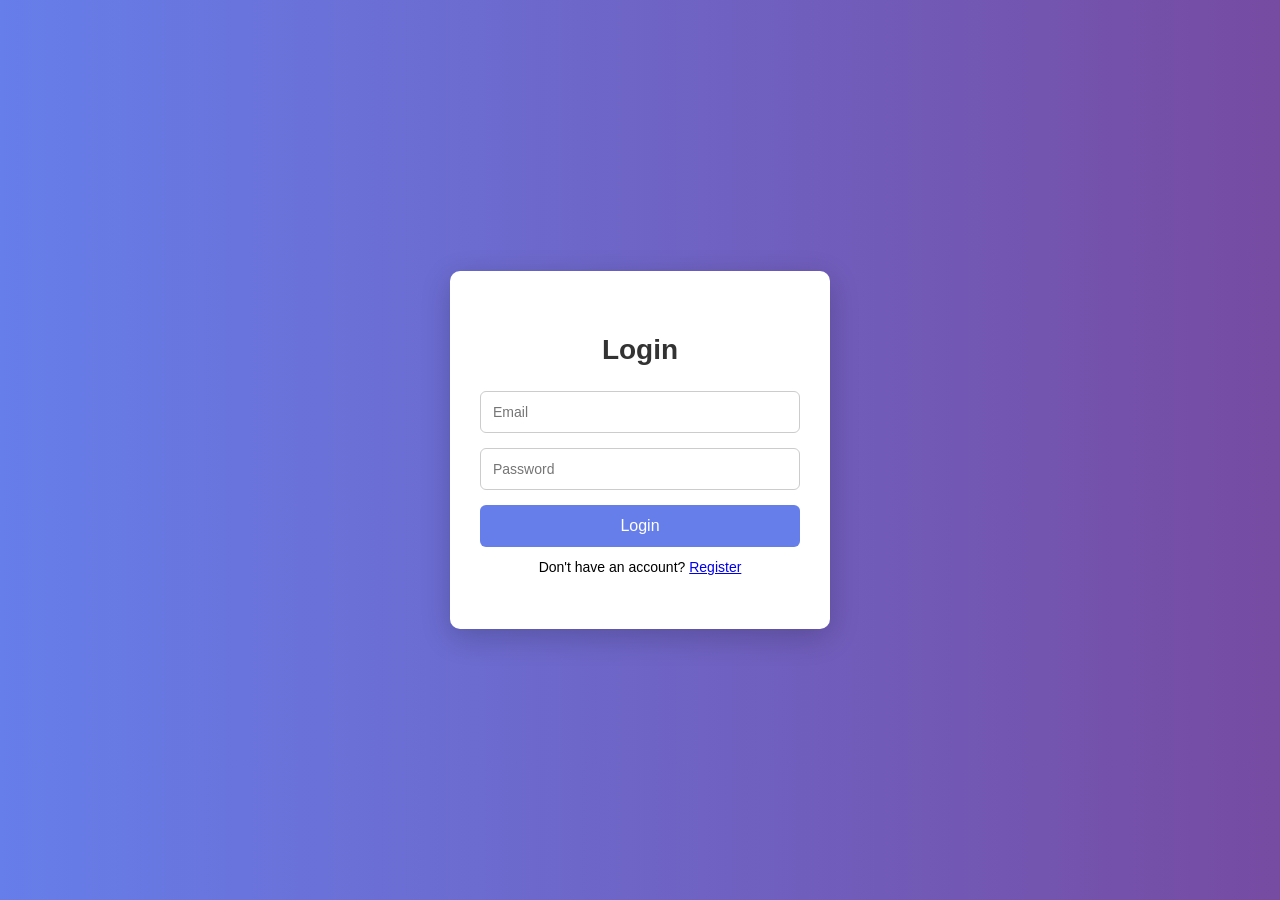
<file: index.html>
<!DOCTYPE html>
<html lang="en">
<head>
  <meta charset="UTF-8">
  <title>Login</title>
  <link rel="stylesheet" href="styles.css">
</head>
<body>
  <div class="auth-container">
    <h2>Login</h2>
    <input type="email" id="loginEmail" placeholder="Email">
    <input type="password" id="loginPassword" placeholder="Password">
    <button onclick="loginUser()">Login</button>
    <p>Don't have an account? <a href="register.html">Register</a></p>
  </div>

  <script>
    function loginUser() {
      const email = document.getElementById('loginEmail').value;
      const password = document.getElementById('loginPassword').value;

      fetch('http://localhost:3000/api/users/login', {
        method: 'POST',
        headers: { 'Content-Type': 'application/json' },
        body: JSON.stringify({ email, password })
      })
      .then(res => res.json())
      .then(data => {
        if (data.success) {
          localStorage.setItem('userId', data.user.id);
          localStorage.setItem('username', data.user.username);
          alert('Login successful!');
          window.location.href = 'homepage.html';
        } else {
          alert(data.message);
        }
      });
    }
  </script>
</body>
</html>
</file>
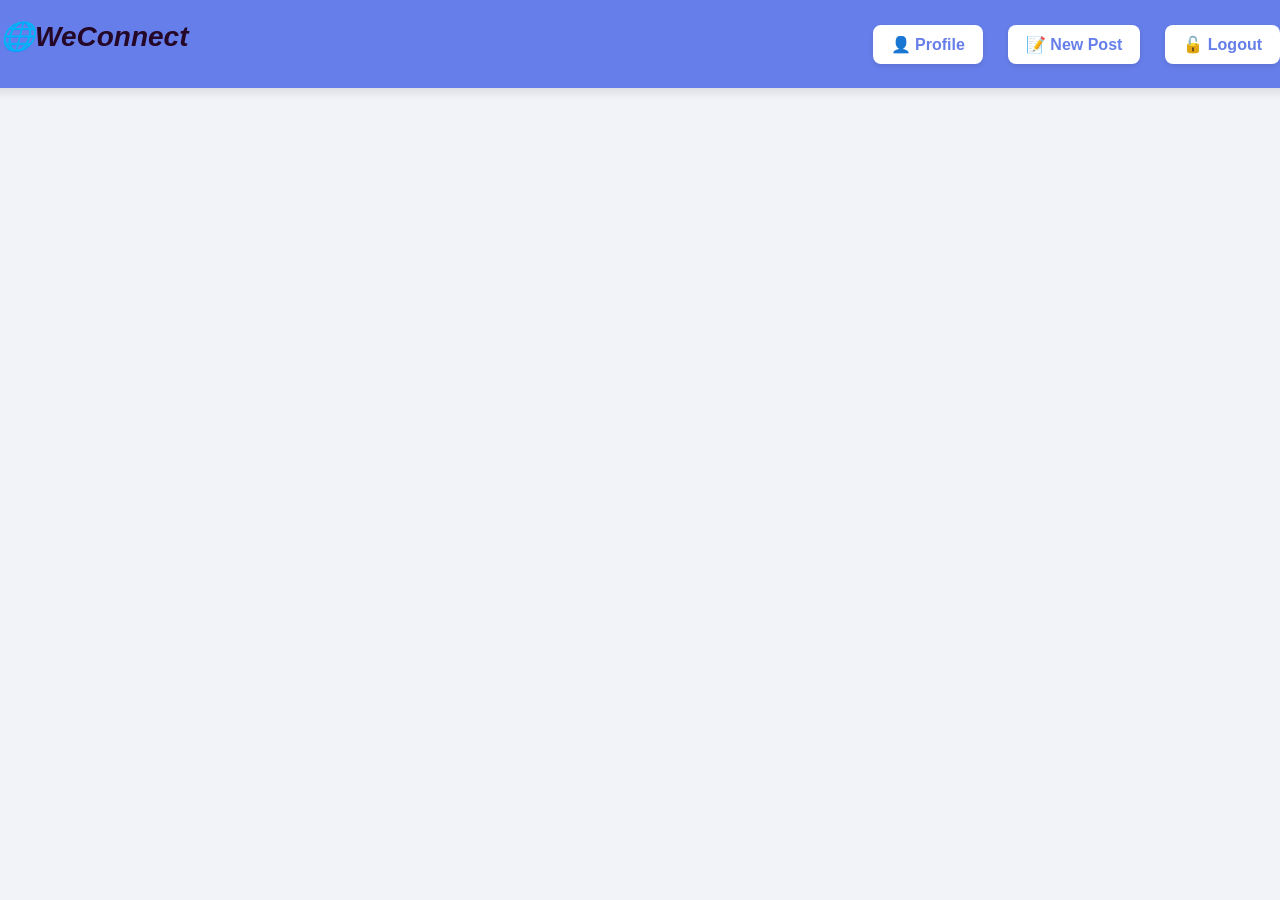
<file: homepage.html>
<!DOCTYPE html>
<html lang="en">
<head>
  <meta charset="UTF-8" />
  <meta name="viewport" content="width=device-width, initial-scale=1.0" />
  <title>WeConnect</title>
  <link rel="stylesheet" href="styles.css" />
  <style>
    body {
      font-family: 'Segoe UI', sans-serif;
      background: #f2f3f8;
      margin: 0;
      padding: 0;
    }

    header {
      background: #667eea;
      color: white;
      padding: 20px 25px;
      display: flex;
      justify-content: space-between;
      align-items: center;
      box-shadow: 0 4px 10px rgba(0, 0, 0, 0.1);
      position: fixed;
      top: 0;
      width: 100%;
      z-index: 1000;
      flex-direction: row;
    }

    header h1 {
      margin: 0 0 15px 0;
      font-size: 28px;
      font-weight: 600;
      color: rgb(37, 8, 39);
      font-style: italic;
    }

    .nav-buttons {
      display: flex;
      gap: 15px;
    }

    .nav-buttons button {
      background-color: white;
      color: #667eea;
      border: none;
      padding: 10px 18px;
      border-radius: 8px;
      cursor: pointer;
      font-weight: 600;
      font-size: 16px;
      box-shadow: 0 2px 5px rgba(0, 0, 0, 0.1);
    }

    .nav-buttons button:hover {
      background-color: #e2e6ff;
    }

    #postBox {
      margin: 20px auto;
      width: 90%;
      max-width: 600px;
      display: none;
      margin-top: 130px;
    }

    #newPostContent {
      width: 100%;
      height: 100px;
      border-radius: 8px;
      padding: 10px;
      font-size: 14px;
      border: 1px solid #ccc;
      box-sizing: border-box;
    }

    #postBox button {
      margin-top: 10px;
      width: 100%;
      background-color: #667eea;
      color: white;
      border: none;
      padding: 10px;
      font-size: 16px;
      border-radius: 6px;
      cursor: pointer;
    }

    #feed {
      width: 90%;
      max-width: 600px;
      margin: auto;
      margin-top: 130px;
    }

    .post {
      background-color: white;
      margin: 20px 0;
      padding: 15px;
      border-radius: 10px;
      box-shadow: 0 4px 12px rgba(0, 0, 0, 0.05);
    }

    .post h3 {
      margin: 0 0 10px;
    }

    .actions {
      margin-top: 10px;
      display: flex;
      gap: 10px;
    }

    .actions button {
      padding: 6px 12px;
      font-size: 14px;
      border-radius: 5px;
      border: none;
      cursor: pointer;
    }

    .comment-box {
      display: flex;
      gap: 10px;
      margin-top: 10px;
    }

    .comment-box input {
      flex: 1;
      padding: 8px;
      border-radius: 6px;
      border: 1px solid #ccc;
    }

    .comment-box button {
      background: #f0f8ff;
      border: none;
      border-radius: 6px;
      padding: 8px 12px;
      cursor: pointer;
    }

    @media (max-width: 500px) {
      header h1 {
        font-size: 18px;
      }

      .nav-buttons button {
        font-size: 12px;
        padding: 6px 10px;
      }
    }
  </style>
</head>
<body>
  <header>
    <h1>🌐WeConnect</h1>
    <div class="nav-buttons">
      <button id="profileBtn">👤 Profile</button>
      <button onclick="window.location.href='newpost.html'">📝 New Post</button>
      <button onclick="logout()">🔓 Logout</button>
    </div>
  </header>

  <section id="postBox">
    <textarea id="newPostContent" placeholder="What's on your mind?"></textarea>
    <button onclick="submitPost()">Post</button>
  </section>

  <section id="feed"></section>

  <script>
    const userId = parseInt(localStorage.getItem('userId'));
    const username = localStorage.getItem('username');

    function showPostBox() {
      document.getElementById('postBox').style.display = 'block';
    }

    function submitPost() {
      const contentBox = document.getElementById('newPostContent');
      const content = contentBox.value.trim();
      if (!content) return;

      fetch('http://localhost:3000/api/posts', {
        method: 'POST',
        headers: { 'Content-Type': 'application/json' },
        body: JSON.stringify({ user_id: userId, content })
      })
        .then(res => res.json())
        .then(() => {
          contentBox.value = '';
          fetchPosts();
        });
    }

    function fetchPosts() {
      fetch('http://localhost:3000/api/posts')
        .then(res => res.json())
        .then(posts => {
          const feed = document.getElementById('feed');
          feed.innerHTML = '';
          posts.forEach(post => {
            const isUserPost = post.user_id === userId;
            const div = document.createElement('div');
            div.className = 'post';
            div.innerHTML = `
              <h3>👤 ${post.username}${post.username === username ? ' <span style="color:#888; font-size:0.9em">(You)</span>' : ''}</h3>
              <p>${post.content}</p>
              <div>❤️ ${post.likes} likes</div>
              <div class="actions">
                <button onclick="likePost(${post.id})">👍 Like</button>
                <button onclick="viewProfile(${post.user_id}, '${post.username}')">🔍 View Profile</button>
                ${isUserPost ? `<button onclick="deletePost(${post.id})" style="background:#ffcccc;">🗑️ Delete</button>` : ''}
              </div>
              <div id="comments-${post.id}" class="comments">Loading comments...</div>
              <div class="comment-box">
                <input id="comment-${post.id}" placeholder="Write a comment...">
                <button onclick="comment(${post.id})">💬</button>
              </div>
            `;
            feed.appendChild(div);
            fetchComments(post.id);
          });
        });
    }

    function likePost(postId) {
      fetch('http://localhost:3000/api/posts/like', {
        method: 'POST',
        headers: { 'Content-Type': 'application/json' },
        body: JSON.stringify({ user_id: userId, post_id: postId })
      }).then(() => fetchPosts());
    }

    function comment(postId) {
      const input = document.getElementById(`comment-${postId}`);
      const comment = input.value.trim();
      if (!comment) return;

      fetch('http://localhost:3000/api/comments', {
        method: 'POST',
        headers: { 'Content-Type': 'application/json' },
        body: JSON.stringify({ user_id: userId, post_id: postId, comment })
      }).then(() => {
        input.value = '';
        fetchPosts();
      });
    }

    function fetchComments(postId) {
      fetch(`http://localhost:3000/api/comments/${postId}`)
        .then(res => res.json())
        .then(comments => {
          const commentSection = document.getElementById(`comments-${postId}`);
          if (!comments.length) {
            commentSection.innerText = 'No comments yet';
            return;
          }
          commentSection.innerHTML = comments
            .map(c => `<div><strong>${c.username}</strong>: ${c.comment}</div>`)
            .join('');
        });
    }

    function deletePost(postId) {
      if (!confirm('Are you sure you want to delete this post?')) return;
      fetch(`http://localhost:3000/api/posts/${postId}`, {
        method: 'DELETE',
        headers: { 'Content-Type': 'application/json' },
        body: JSON.stringify({ user_id: userId })  
      })
        .then(res => res.json())
        .then(() => fetchPosts());
    }

    function viewProfile(userId, username) {
      fetch(`http://localhost:3000/api/users/${userId}`)
        .then(res => res.json())
        .then(user => {
          alert(
            `👤 Profile Info:\n\nUsername: ${user.username}\nEmail: ${user.email}\nUser ID: ${user.id}`
          );
        })
        .catch(err => {
          alert(`Failed to load profile for ${username}`);
        });
    }

    function logout() {
      localStorage.removeItem('userId');
      localStorage.removeItem('username');
      window.location.href = 'login.html';
    }

    // 🛠️ Attach own profile button after DOM loads
    window.onload = () => {
      fetchPosts();
      const btn = document.getElementById('profileBtn');
      if (btn) {
        btn.onclick = () => window.location.href = 'profile.html';

      }
    };
  </script>
</body>
</html>
</file>
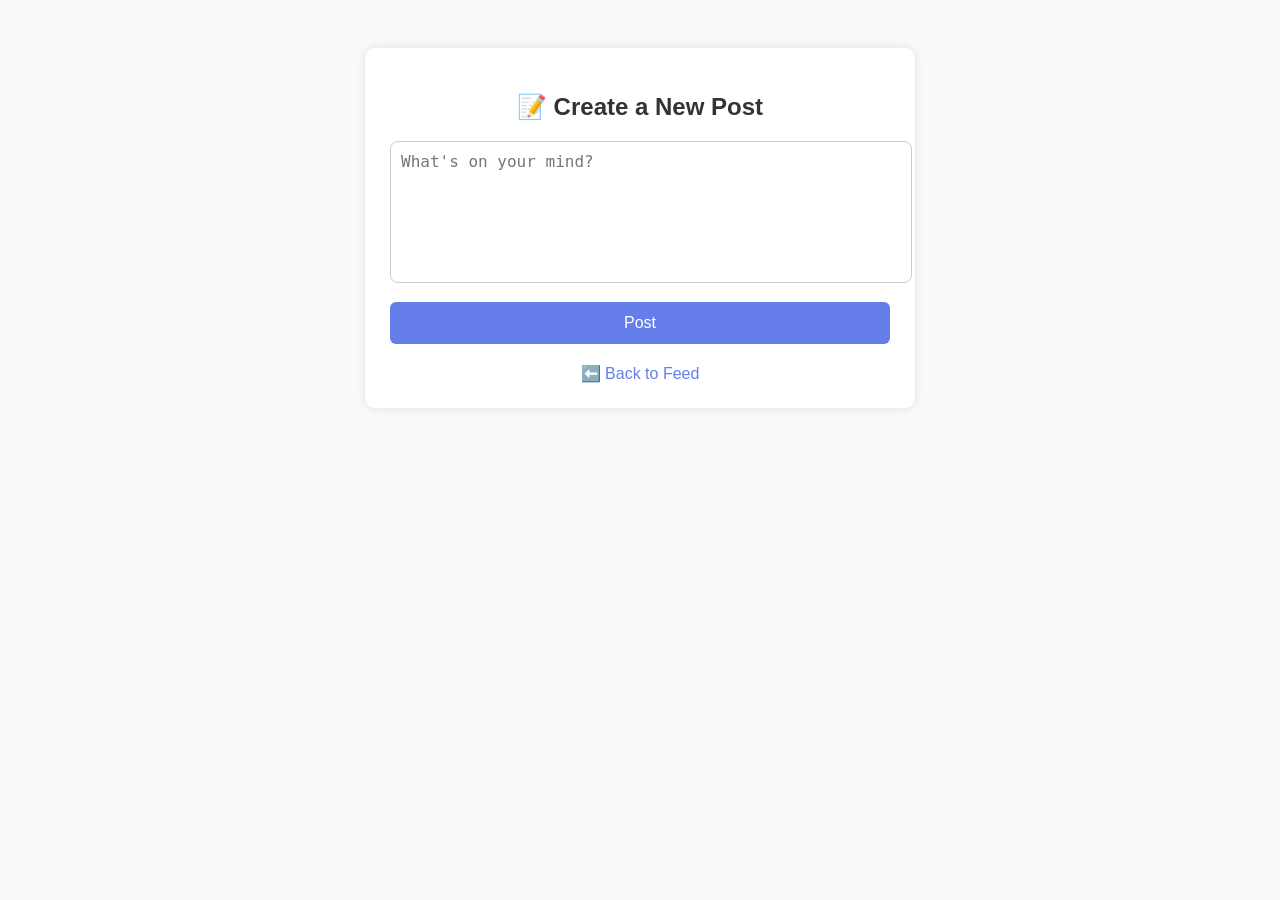
<file: newpost.html>
<!DOCTYPE html>
<html lang="en">
<head>
  <meta charset="UTF-8" />
  <title>New Post</title>
  <style>
    body {
      font-family: Arial, sans-serif;
      background: #f9f9f9;
      padding: 40px;
    }

    .container {
      max-width: 500px;
      margin: auto;
      background: white;
      padding: 25px;
      border-radius: 10px;
      box-shadow: 0 0 10px rgba(0, 0, 0, 0.1);
    }

    h2 {
      text-align: center;
      margin-bottom: 20px;
      color: #333;
    }

    textarea {
      width: 100%;
      height: 120px;
      padding: 10px;
      font-size: 16px;
      border: 1px solid #ccc;
      border-radius: 8px;
      resize: none;
    }

    button {
      margin-top: 15px;
      width: 100%;
      padding: 12px;
      font-size: 16px;
      background-color: #667eea;
      color: white;
      border: none;
      border-radius: 6px;
      cursor: pointer;
    }

    button:hover {
      background-color: #5665d2;
    }

    .back-link {
      display: block;
      margin-top: 20px;
      text-align: center;
      text-decoration: none;
      color: #667eea;
    }
  </style>
</head>
<body>
  <div class="container">
    <h2>📝 Create a New Post</h2>
    <textarea id="newPostContent" placeholder="What's on your mind?"></textarea>
    <button onclick="submitPost()">Post</button>
    <a href="index.html" class="back-link">⬅️ Back to Feed</a>
  </div>

  <script>
    const userId = parseInt(localStorage.getItem('userId'));

    function submitPost() {
      const content = document.getElementById('newPostContent').value.trim();
      if (!content) return alert("Post content can't be empty.");

      fetch('http://localhost:3000/api/posts', {
        method: 'POST',
        headers: { 'Content-Type': 'application/json' },
        body: JSON.stringify({ user_id: userId, content })
      })
        .then(res => res.json())
        .then(() => {
          alert("✅ Post created successfully!");
          window.location.href = "index.html";
        });
    }
  </script>
</body>
</html>
</file>
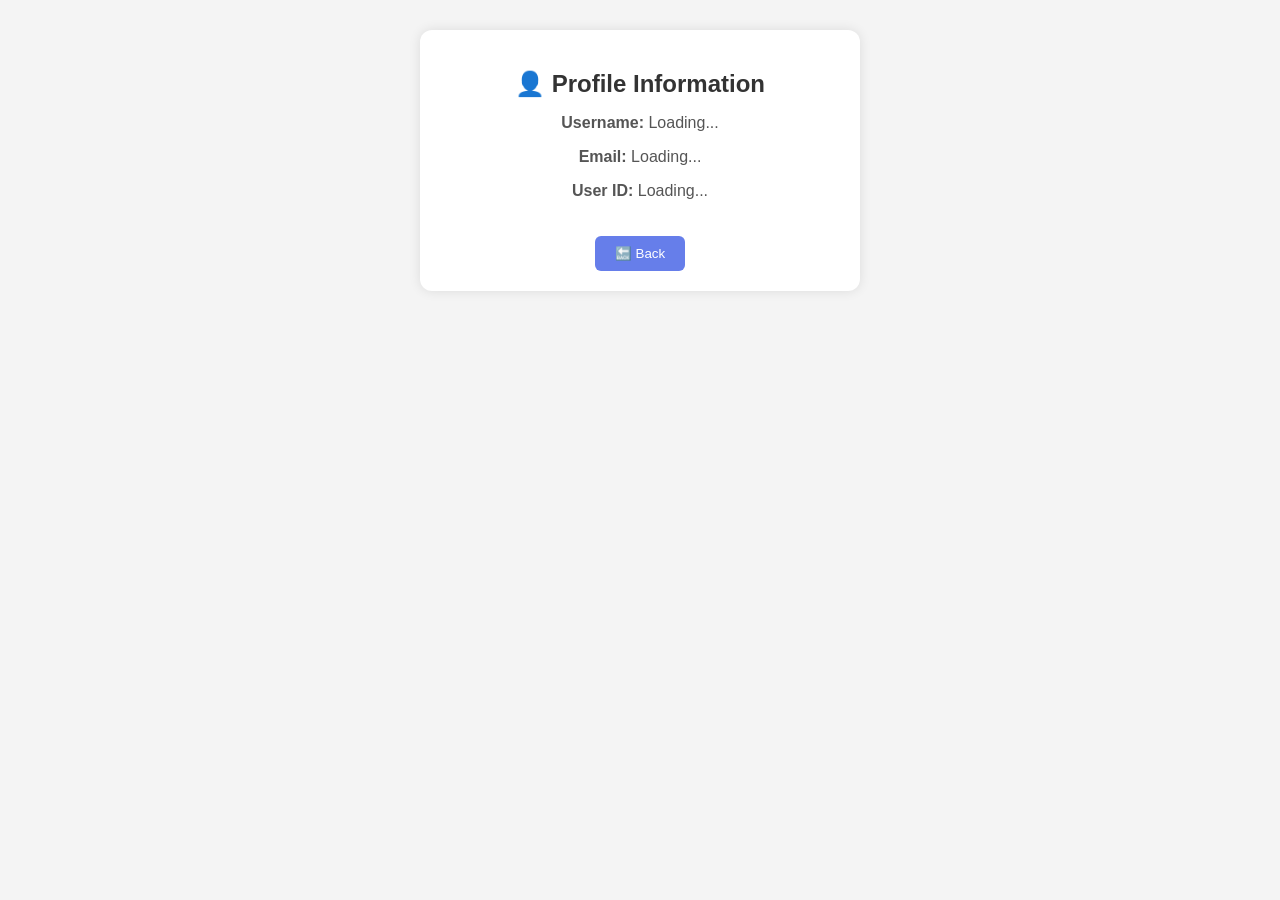
<file: profile.html>
<!DOCTYPE html>
<html lang="en">
<head>
  <meta charset="UTF-8" />
  <title>Your Profile</title>
  <style>
    body {
      font-family: Arial, sans-serif;
      background: #f4f4f4;
      margin: 0;
      padding: 30px;
    }

    .profile-card {
      background: white;
      max-width: 400px;
      margin: auto;
      padding: 20px;
      border-radius: 12px;
      box-shadow: 0 0 12px rgba(0, 0, 0, 0.1);
      text-align: center;
    }

    .profile-card h2 {
      margin-bottom: 10px;
      color: #333;
    }

    .profile-card p {
      font-size: 16px;
      color: #555;
    }

    .back-button {
      margin-top: 20px;
      background: #667eea;
      color: white;
      padding: 10px 20px;
      border: none;
      border-radius: 6px;
      cursor: pointer;
    }

    .back-button:hover {
      background: #5567c9;
    }
  </style>
</head>
<body>
  <div class="profile-card">
    <h2>👤 Profile Information</h2>
    <p><strong>Username:</strong> <span id="username">Loading...</span></p>
    <p><strong>Email:</strong> <span id="email">Loading...</span></p>
    <p><strong>User ID:</strong> <span id="userId">Loading...</span></p>
    <button class="back-button" onclick="goBack()">🔙 Back</button>
  </div>

  <script>
    const userId = localStorage.getItem('userId');
    fetch(`http://localhost:3000/api/users/${userId}`)
      .then(res => res.json())
      .then(user => {
        document.getElementById('username').textContent = user.username;
        document.getElementById('email').textContent = user.email;
        document.getElementById('userId').textContent = user.id;
      })
      .catch(() => {
        alert('Failed to load profile.');
      });

    function goBack() {
      window.location.href = 'index.html'; // or your main/home page
    }
  </script>
</body>
</html>
</file>
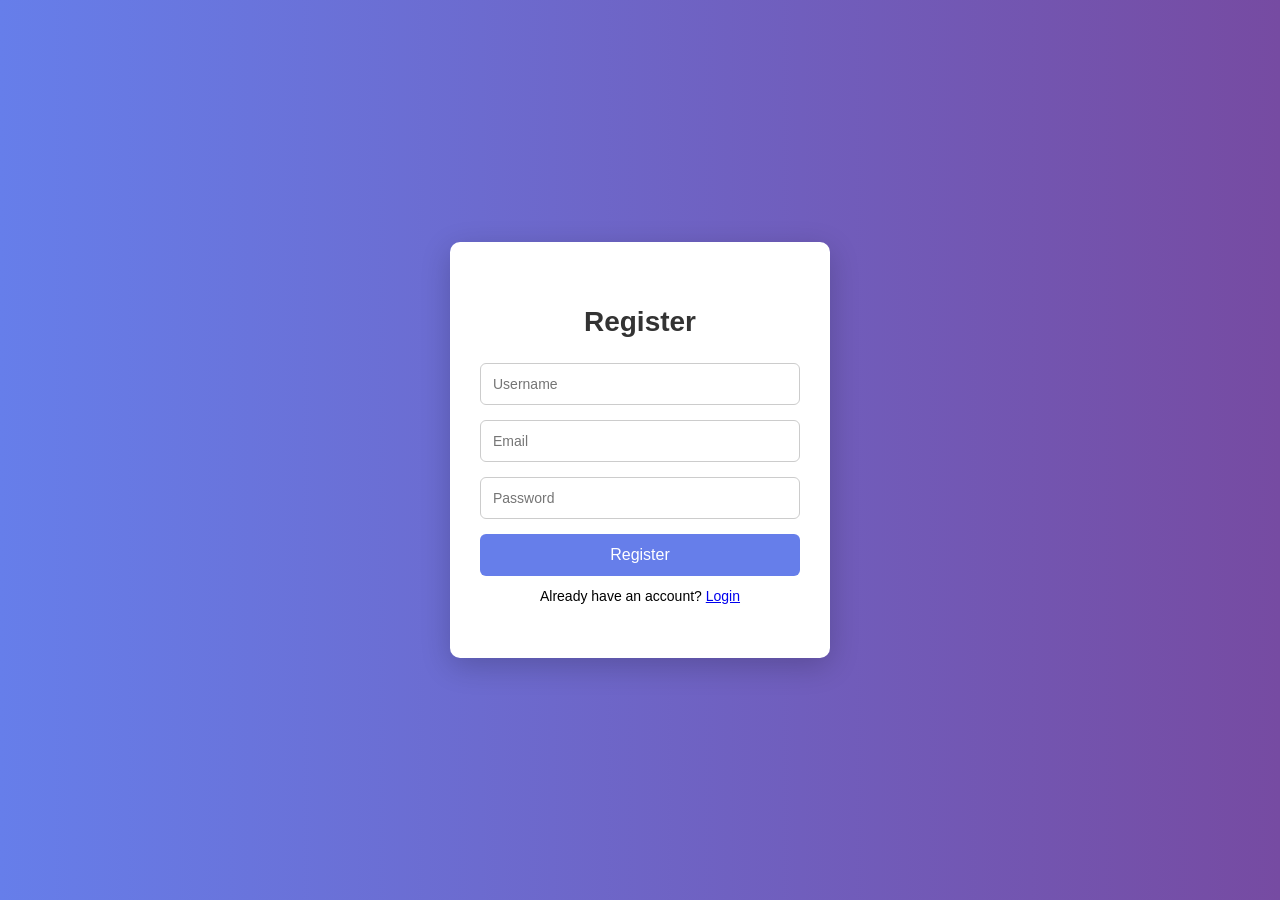
<file: register.html>
<!DOCTYPE html>
<html lang="en">
<head>
  <meta charset="UTF-8">
  <title>Register</title>
  <link rel="stylesheet" href="styles.css">
</head>
<body>
  <div class="auth-container">
    <h2>Register</h2>
    <input type="text" id="registerUsername" placeholder="Username">
    <input type="email" id="registerEmail" placeholder="Email">
    <input type="password" id="registerPassword" placeholder="Password">
    <button onclick="registerUser()">Register</button>
    <p>Already have an account? <a href="login.html">Login</a></p>
  </div>

  <script>
    function registerUser() {
      const username = document.getElementById('registerUsername').value;
      const email = document.getElementById('registerEmail').value;
      const password = document.getElementById('registerPassword').value;

      fetch('http://localhost:3000/api/users/register', {
        method: 'POST',
        headers: { 'Content-Type': 'application/json' },
        body: JSON.stringify({ username, email, password })
      })
      .then(res => res.json())
      .then(data => {
        if (data.success) {
          alert('Registration successful!');
          window.location.href = 'index.html';
        } else {
          alert(data.message);
        }
      });
    }
  </script>
</body>
</html>
</file>
<file: styles.css>
body {
  font-family: Arial, sans-serif;
  background: #f4f6fb;
  margin: 0;
  padding: 0;
}

header {
  background: #fff;
  padding: 1rem;
  display: flex;
  justify-content: space-between;
  align-items: center;
  box-shadow: 0 2px 4px rgba(0, 0, 0, 0.1);
}

header h1 {
  color: #333;
  margin: 0;
}

.nav-buttons button {
  margin-left: 10px;
  padding: 6px 12px;
  background: #007bff;
  color: white;
  border: none;
  border-radius: 5px;
  cursor: pointer;
}

#postBox {
  margin: 1rem;
  display: flex;
  flex-direction: column;
}

#newPostContent {
  padding: 10px;
  border-radius: 5px;
  border: 1px solid #ccc;
  min-height: 80px;
  margin-bottom: 10px;
}

#feed {
  padding: 1rem;
}

.post {
  background: #fff;
  border-radius: 10px;
  padding: 1rem;
  margin-bottom: 1rem;
  box-shadow: 0 0 8px rgba(0, 0, 0, 0.05);
}

.post h3 {
  margin: 0 0 5px 0;
}

.actions {
  display: flex;
  gap: 10px;
  margin: 10px 0;
}

.comment-box {
  display: flex;
  margin-top: 10px;
  gap: 10px;
}

.comment-box input {
  flex: 1;
  padding: 8px;
  border-radius: 5px;
  border: 1px solid #ccc;
}

.comment-box button {
  background: #d4f5d4;
  border: none;
  border-radius: 5px;
  padding: 8px 12px;
  cursor: pointer;
}

body {
  margin: 0;
  padding: 0;
  font-family: 'Segoe UI', Tahoma, Geneva, Verdana, sans-serif;
  background: linear-gradient(to right, #667eea, #764ba2);
  height: 100vh;
  display: flex;
  justify-content: center;
  align-items: center;
}

.auth-container {
  background: white;
  padding: 40px 30px;
  border-radius: 10px;
  box-shadow: 0 8px 30px rgba(0, 0, 0, 0.2);
  width: 320px;
  text-align: center;
}

.auth-container h2 {
  margin-bottom: 25px;
  font-size: 28px;
  color: #333;
}

.auth-container input {
  width: 100%;
  padding: 12px;
  margin-bottom: 15px;
  border: 1px solid #ccc;
  border-radius: 6px;
  font-size: 14px;
  box-sizing: border-box;
}

.auth-container button {
  width: 100%;
  padding: 12px;
  background-color: #667eea;
  color: white;
  border: none;
  border-radius: 6px;
  font-size: 16px;
  cursor: pointer;
}

.auth-container button:hover {
  background-color: #5563c1;
}

.auth-container p {
  margin-top: 12px;
  font-size: 14px;
}
#postBox, #feed {
  margin-top: 130px; /* Adjust if your header height changes */
}
</file>
